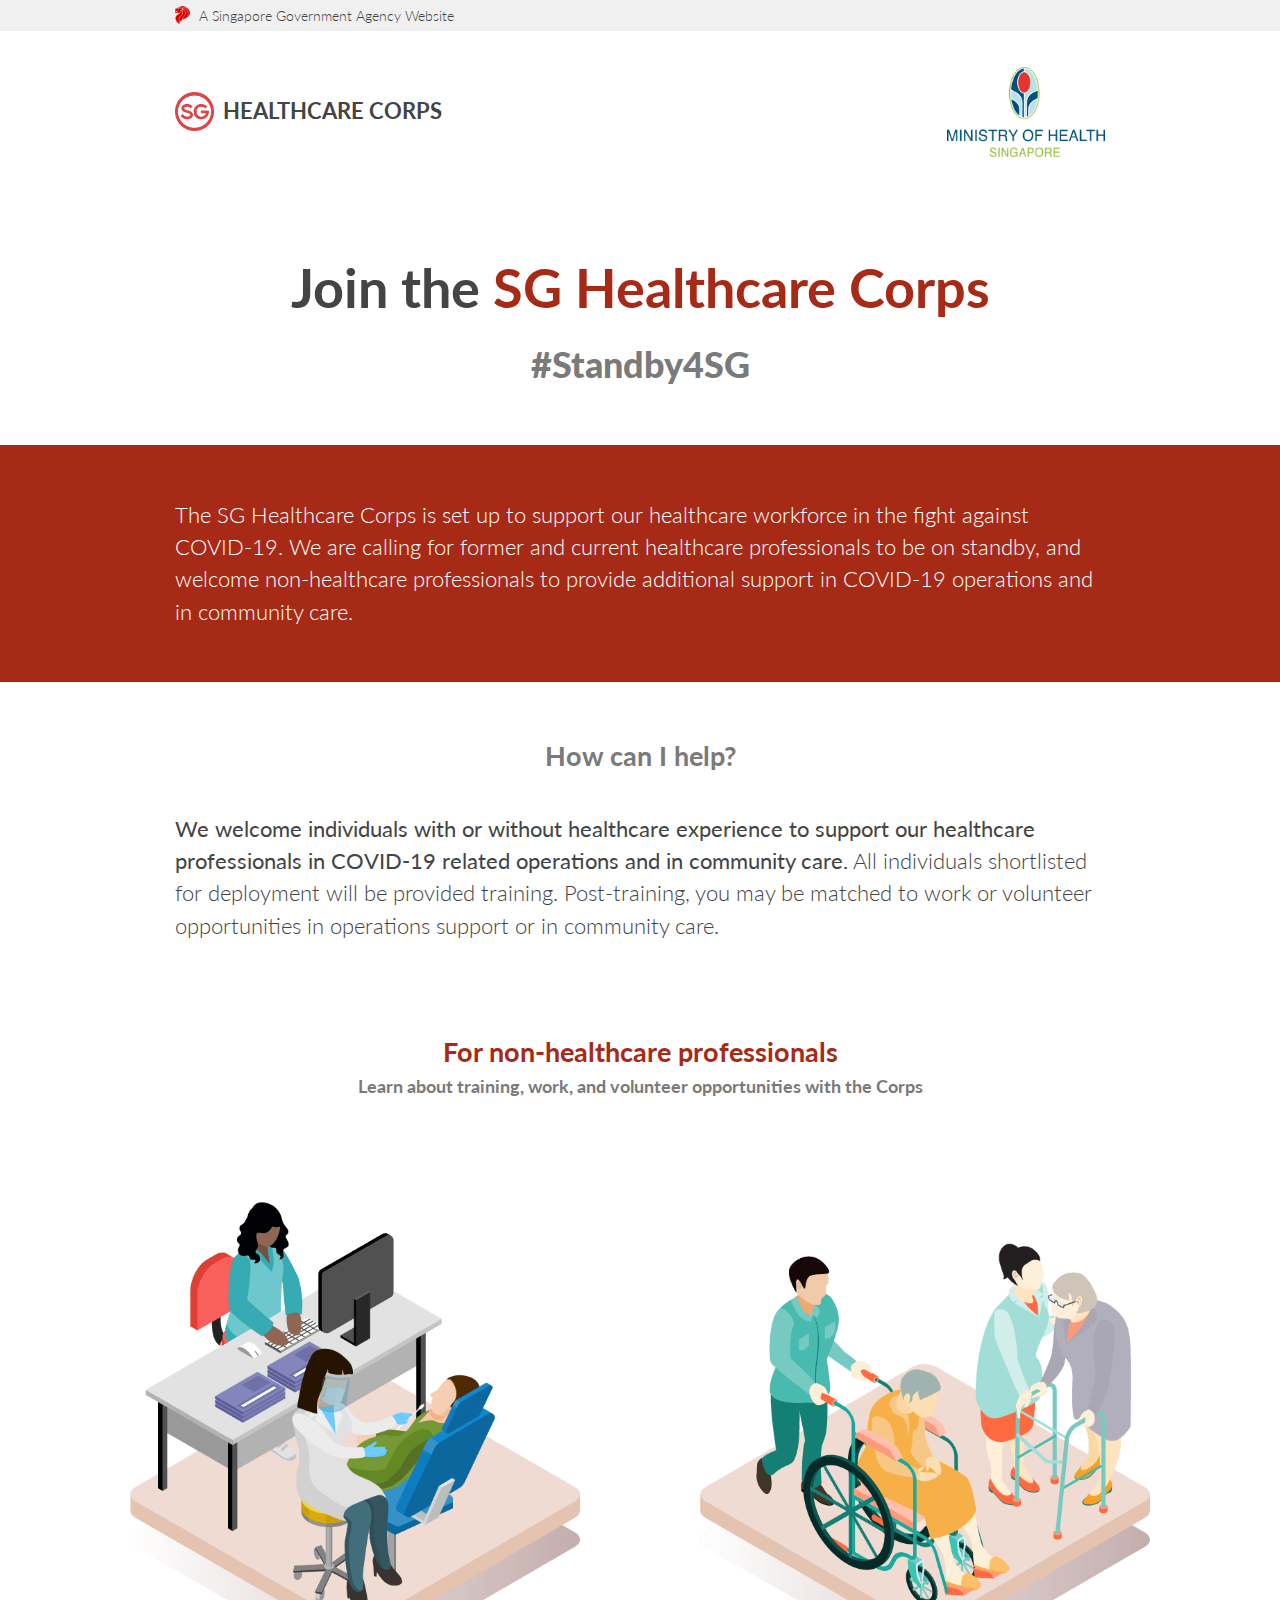
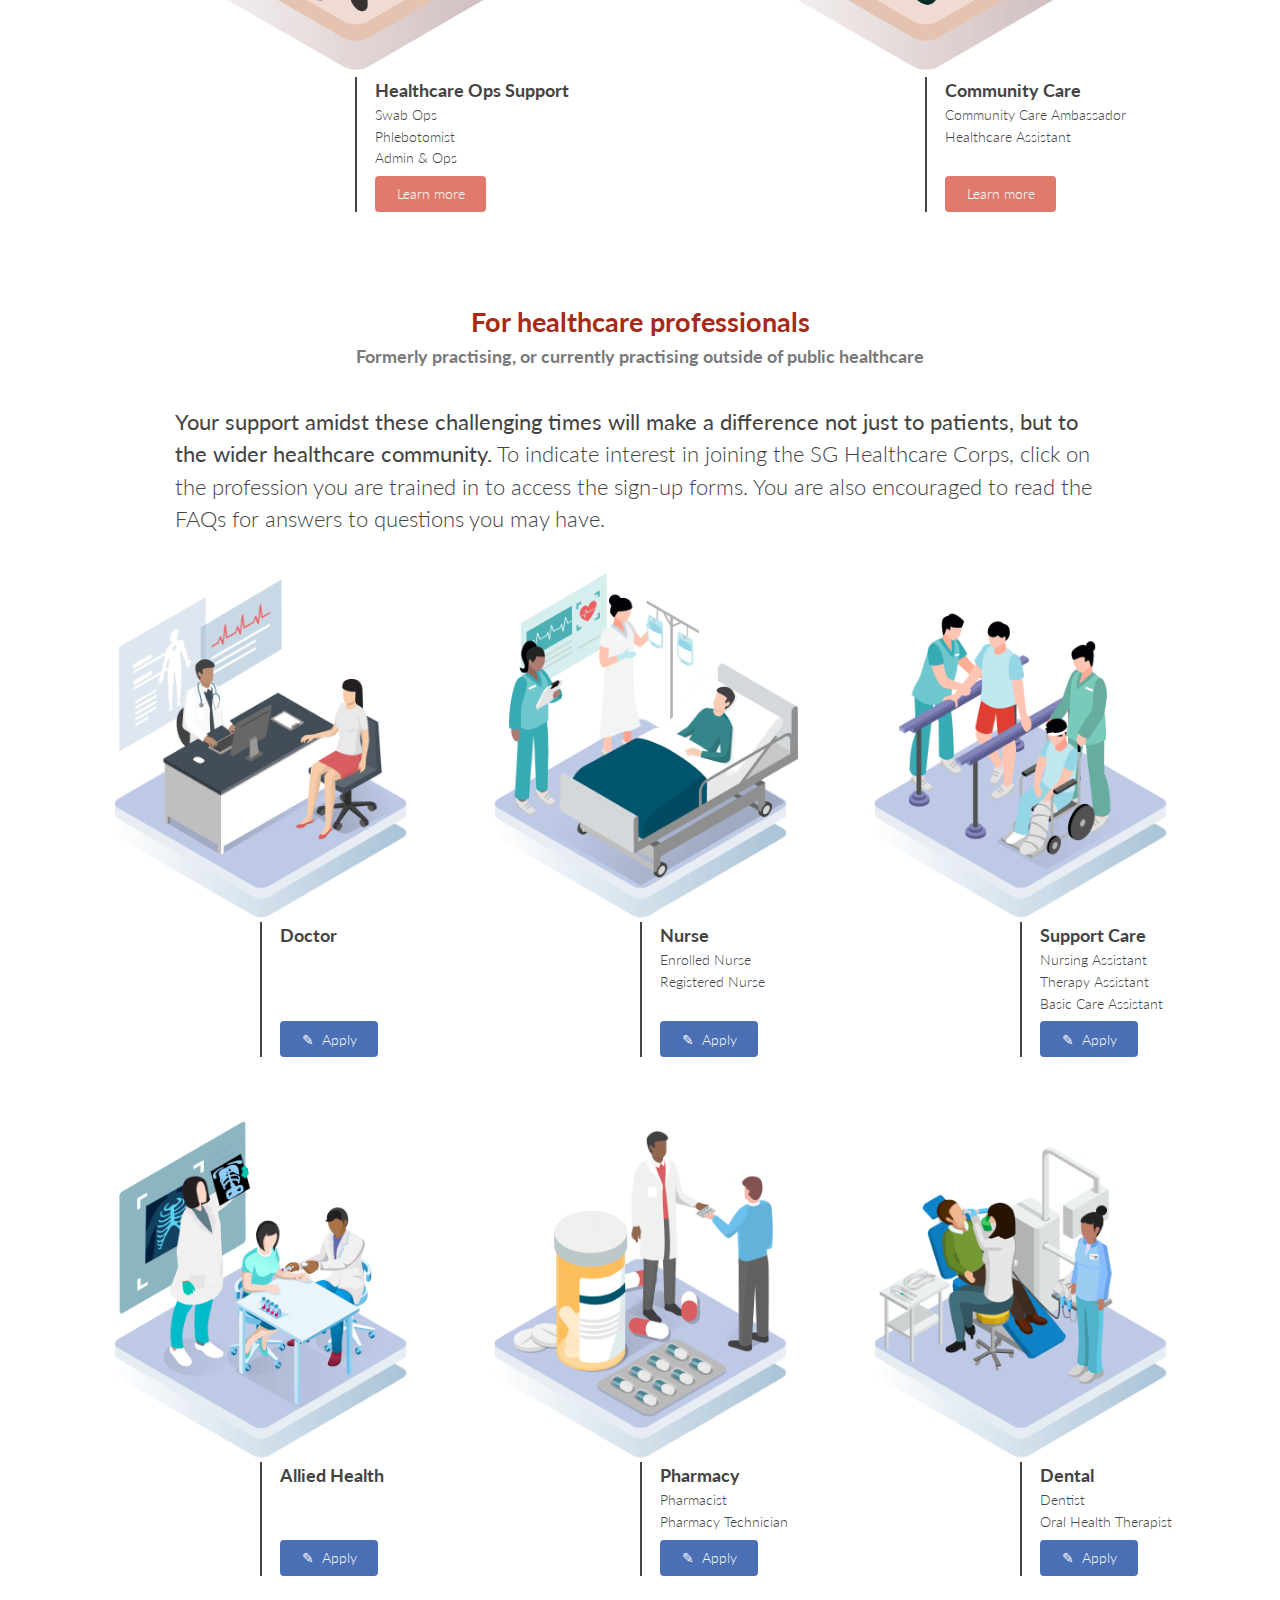
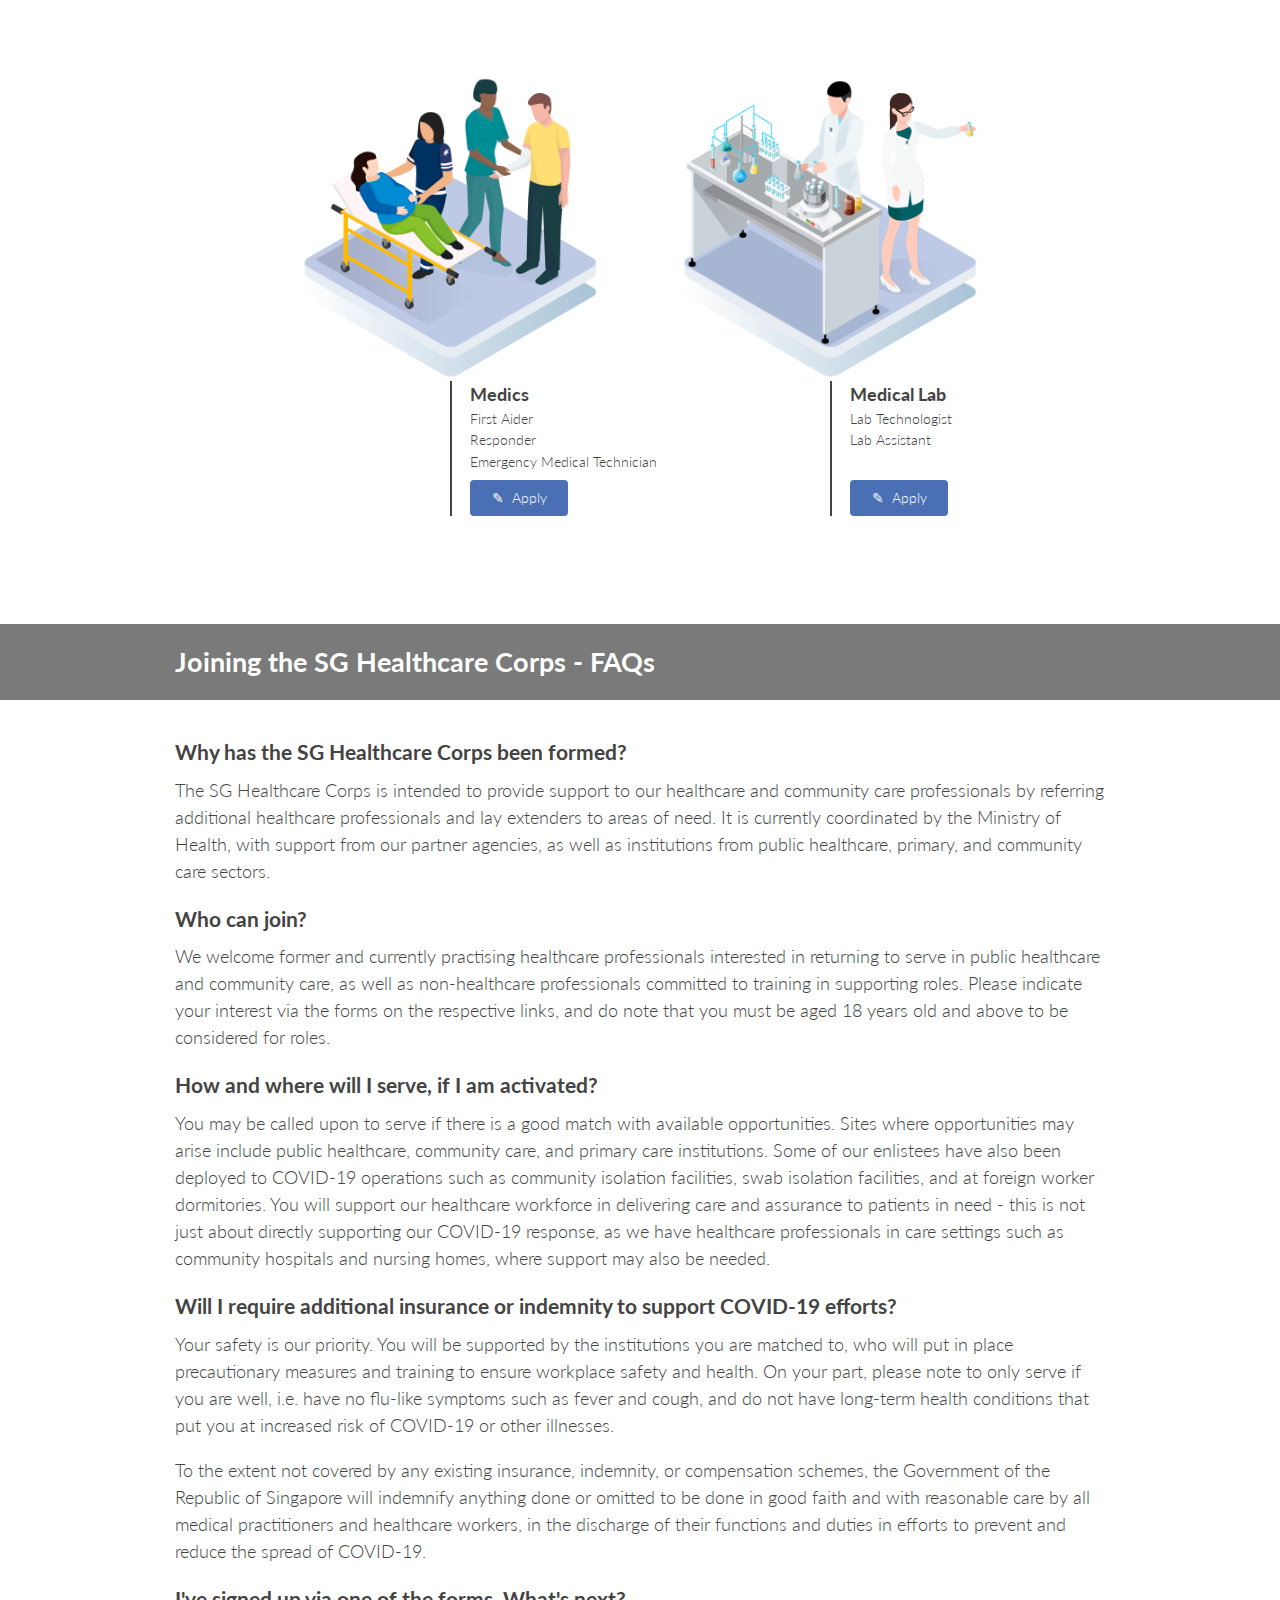
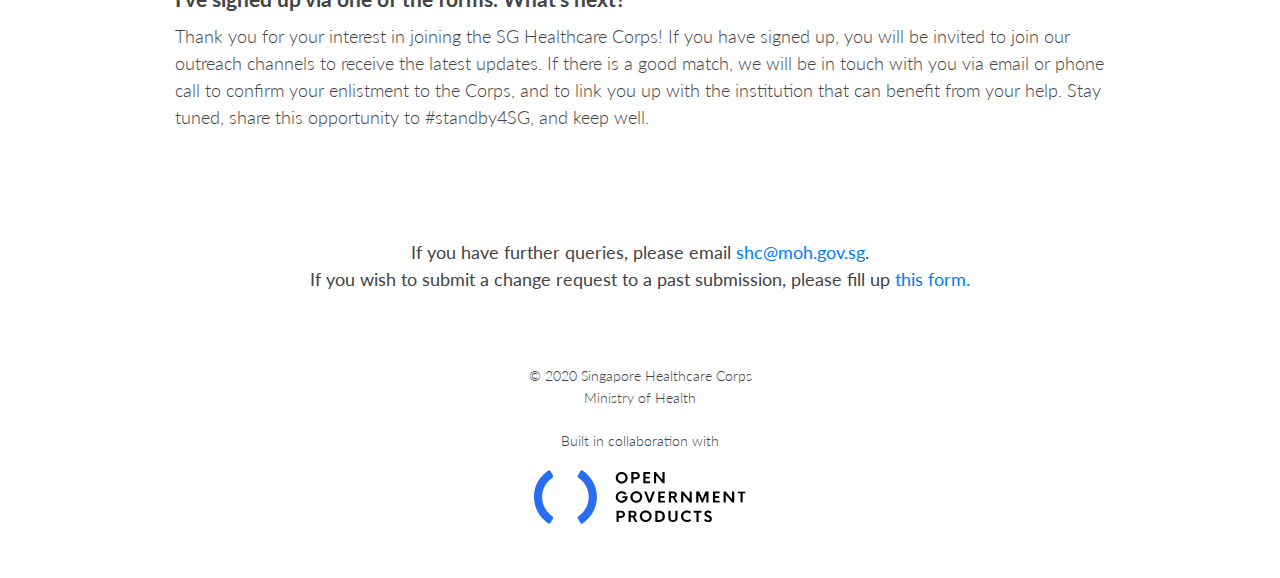
<file: index.html>
<!doctype html>
<html lang="en">
  <head>
    <title>Singapore Healthcare Corps</title>
    <meta name="description" content="Support our healthcare workforce in the fight against COVID-19. We are calling for former and current healthcare professionals to be on standby, ﻿and join us when we need additional support."/>
    <!-- meta tags -->
    <meta charset="utf-8">
    <meta name="viewport" content="width=device-width, initial-scale=1, shrink-to-fit=no">
    <!-- Google -->
    <meta itemprop="name" content="Singapore Healthcare Corps"/>
    <meta itemprop="description" content="Support our healthcare workforce in the fight against COVID-19. We are calling for former and current healthcare professionals to be on standby, ﻿and join us when we need additional support."/>
    <meta itemprop="image" content="https://healthcarecorps.gov.sg/thumbnail-flag.png"/>
    <!-- Twitter -->
    <meta name="twitter:card" content="summary"/>
    <meta name="twitter:site" content=""/>
    <meta name="twitter:title" content="Singapore Healthcare Corps"/>
    <meta name="twitter:description" content="Support our healthcare workforce in the fight against COVID-19. We are calling for former and current healthcare professionals to be on standby, ﻿and join us when we need additional support."/>
    <meta name="twitter:creator" content=""/>
    <meta name="twitter:image:src" content="https://healthcarecorps.gov.sg/thumbnail-square.png"/>
    <meta name="twitter:player" content=""/>
    <!-- Open Graph -->
    <meta property="og:title" content="Singapore Healthcare Corps"/>
    <meta property="og:description" content="Support our healthcare workforce in the fight against COVID-19. We are calling for former and current healthcare professionals to be on standby, ﻿and join us when we need additional support."/>
    <meta property="og:site_name" content="Singapore Healthcare Corps"/>
    <meta property="og:url" content="https://healthcarecorps.gov.sg/"/>
    <meta property="og:image" content="https://healthcarecorps.gov.sg/thumbnail-flag.png"/>
    <meta property="og:image:width" content="image/png"/>
    <meta property="og:image:width" content="2160"/>
    <meta property="og:image:height" content="1200"/>
    <meta property="fb:admins" content=""/>
    <meta property="fb:app_id" content=""/>
    <meta property="og:type" content="website"/>
    <meta property="og:locale" content=""/>
    <meta property="og:audio" content=""/>
    <meta property="og:video" content=""/>
    <!-- Icons -->
    <link rel="apple-touch-icon" sizes="180x180" href="/apple-touch-icon.png">
    <link rel="icon" type="image/png" sizes="32x32" href="/favicon-32x32.png">
    <link rel="icon" type="image/png" sizes="16x16" href="/favicon-16x16.png">
    <link rel="mask-icon" href="/safari-pinned-tab.svg" color="#a72a17">
    <meta name="msapplication-TileColor" content="#a72a17">
    <meta name="theme-color" content="#ffffff">
    <link rel="manifest" href="./manifest.json">
    <!-- CSS -->
    <link rel="stylesheet" type="text/css" href="./bootstrap-reboot.min.css">
    <link rel="stylesheet" type="text/css" href="./bootstrap-grid.min.css">
    <link rel="stylesheet" type="text/css" href="./index.css">
    <link href="https://fonts.googleapis.com/css?family=Lato:300,400,700,900&display=swap" rel="stylesheet">
    <!-- Global site tag (gtag.js) - Google Analytics -->
    <script async src="https://www.googletagmanager.com/gtag/js?id=UA-162766427-1"></script>
    <script>
      window.dataLayer = window.dataLayer || [];
      function gtag(){dataLayer.push(arguments);}
      gtag('js', new Date());

      gtag('config', 'UA-162766427-1');
    </script>
  </head>
  <body>

    <header class="masthead">
      <div class="container narrow">
        <a class="gov-brand" href="https://www.gov.sg">
          <img src="./gov-logo.png" alt="Singapore Government Lion Logo">
          <small>A Singapore Government Agency Website</small>
        </a>
      </div>
    </header>

    <header class="site-header">
      <div class="container narrow">
        <a class="site-brand" href="./">
          <img src="./site-logo.png" alt="Singapore SG Logo">
          Healthcare Corps
        </a>
        <a class="agency-brand" href="https://www.moh.gov.sg/">
          <img src="./moh-logo.png" alt="Ministry of Health Logo">
        </a>
      </div>
    </header>

    <section class="hero">
      <div class="container">
        <h1 class="headline">Join the <span class="headline-highlight">SG Healthcare Corps</span></h1>
        <div class="tagline">#Standby4SG</div>
      </div>
    </section>

    <section class="what-is-this">
      <div class="container narrow">
        The SG Healthcare Corps is set up to support our healthcare workforce in the fight against COVID-19. We are calling for former and current healthcare professionals to be on standby, and welcome non-healthcare professionals to provide additional support in COVID-19 operations and in community care.
      </div>
    </section>

    <section class="how-can-i-help">
      <div class="container narrow">
        <h2 class="section-title">How can I help?</h2>
        <p><strong>We welcome individuals with or without healthcare experience to support our healthcare professionals in COVID-19 related operations and in community care.</strong> All individuals shortlisted for deployment will be provided training. Post-training, you may be matched to work or volunteer opportunities in operations support or in community care.</p>
      </div>
      <div class="container">
        <h3 class="subsection-title">
          For non-healthcare professionals
          <div class="subsection-subtitle">
            Learn about training, work, and volunteer opportunities with the Corps
          </div>
        </h3>
        <div class="jobs-list row">
          <div class="job col-md">
            <img class="job-graphic" alt="A nurse standing by patient in hospital bed" src="./job-ops-support.png">
            <div class="job-description">
              <h3 class="job-title">Healthcare Ops Support</h3>
              Swab Ops<br/>
              Phlebotomist<br/>
              Admin &amp; Ops<br/>
              <a class="button secondary" href="./ops-support.html">
                Learn&nbsp;more
              </a>
            </div>
          </div>
          <div class="job col-md">
            <img class="job-graphic" alt="A radiographer reading a chest x-ray and a laboratory technician taking a blood sample" src="./job-community-care.png">
            <div class="job-description">
              <h3 class="job-title">Community Care</h3>
              Community Care Ambassador<br/>
              Healthcare Assistant<br/>
              <br class="d-none d-md-inline-block"/>
              <a class="button secondary" href="./community-care.html">
                Learn&nbsp;more
              </a>
            </div>
          </div>
        </div>
      </div>

      <div class="container narrow">
        <h3 class="subsection-title">
          For healthcare professionals
          <div class="subsection-subtitle">
            Formerly practising, or currently practising outside of public healthcare
          </div>
        </h3>
        <p><strong>Your support amidst these challenging times will make a difference not just to patients, but to the wider healthcare community.</strong> To indicate interest in joining the SG Healthcare Corps, click on the profession you are trained in to access the sign-up forms. You are also encouraged to read the FAQs for answers to questions you may have.</p>
      </div>
      <div class="container">

        <div class="jobs-list row justify-content-center">
          <div class="job col-md-4">
            <img class="job-graphic" alt="A doctor standing by patient in wheelchair" src="./job-doctor.png">
            <div class="job-description">
              <h3 class="job-title">Doctor</h3>
              <br class="d-none d-md-inline-block"/>
              <br class="d-none d-md-inline-block"/>
              <br class="d-none d-md-inline-block"/>
              <a class="button" href="https://go.gov.sg/shc-doctors">
                &#9998;&nbsp;&nbsp;Apply
              </a>
            </div>
          </div>
          <div class="job col-md-4">
            <img class="job-graphic" alt="A nurse standing by patient in hospital bed" src="./job-nurse.png">
            <div class="job-description">
              <h3 class="job-title">Nurse</h3>
              Enrolled Nurse<br/>
              Registered Nurse<br/>
              <br class="d-none d-md-inline-block"/>
              <a class="button" href="https://go.gov.sg/shc-nurses">
                &#9998;&nbsp;&nbsp;Apply
              </a>
            </div>
          </div>
          <div class="job col-md-4">
            <img class="job-graphic" alt="Support care staff talking with and assisting patients" src="./job-support-care.png">
            <div class="job-description">
              <h3 class="job-title">Support Care</h3>
              Nursing Assistant<br/>
              Therapy Assistant<br/>
              Basic Care Assistant<br/>
              <a class="button" href="https://go.gov.sg/shc-supportcare">
                &#9998;&nbsp;&nbsp;Apply
              </a>
            </div>
          </div>
        </div>
        <div class="jobs-list row justify-content-center">
          <div class="job col-md-4">
            <img class="job-graphic" alt="A radiographer reading a chest x-ray and a laboratory technician taking a blood sample" src="./job-allied-health.png">
            <div class="job-description">
              <h3 class="job-title">Allied Health</h3>
              <br class="d-none d-md-inline-block"/>
              <br class="d-none d-md-inline-block"/>
              <a class="button" href="https://go.gov.sg/shc-ahp">
                &#9998;&nbsp;&nbsp;Apply
              </a>
            </div>
          </div>
          <div class="job col-md-4">
            <img class="job-graphic" alt="A pharmacist passing a patient his prescription next to a pill bottle and a pack of capsules" src="./job-pharmacy.png">
            <div class="job-description">
              <h3 class="job-title">Pharmacy</h3>
              Pharmacist<br/>
              Pharmacy Technician<br/>
              <a class="button" href="https://go.gov.sg/shc-pharm">
                &#9998;&nbsp;&nbsp;Apply
              </a>
            </div>
          </div>
          <div class="job col-md-4">
            <img class="job-graphic" alt="A pharmacist passing a patient his prescription next to a pill bottle and a pack of capsules" src="./job-dental.png">
            <div class="job-description">
              <h3 class="job-title">Dental</h3>
              Dentist<br/>
              Oral Health Therapist<br/>
              <a class="button" href="https://go.gov.sg/shc-dental">
                &#9998;&nbsp;&nbsp;Apply
              </a>
            </div>
          </div>
        </div>
        <div class="jobs-list row justify-content-center">
          <div class="job col-md-4">
            <img class="job-graphic" alt="A pharmacist passing a patient his prescription next to a pill bottle and a pack of capsules" src="./job-medics.png">
            <div class="job-description">
              <h3 class="job-title">Medics</h3>
              First Aider<br/>
              Responder<br/>
              Emergency Medical Technician<br/>
              <a class="button" href="https://go.gov.sg/shc-medic">
                &#9998;&nbsp;&nbsp;Apply
              </a>
            </div>
          </div>
          <div class="job col-md-4">
            <img class="job-graphic" alt="A pharmacist passing a patient his prescription next to a pill bottle and a pack of capsules" src="./job-medical-lab.png">
            <div class="job-description">
              <h3 class="job-title">Medical Lab</h3>
              Lab Technologist<br/>
              Lab Assistant<br/>
              <br class="d-none d-md-inline-block"/>
              <a class="button" href="https://go.gov.sg/shc-labtech">
                &#9998;&nbsp;&nbsp;Apply
              </a>
            </div>
          </div>          
        </div>
      </div>
    </section>

    <section class="faq">
      <h2 class="section-title">
        <div class="container narrow">
          Joining the SG Healthcare Corps - FAQs
        </div>
      </h2>
      <div class="container narrow">
        <h3 class="question">Why has the SG Healthcare Corps been formed?</h3>
        <p>The SG Healthcare Corps is intended to provide support to our healthcare and community care professionals by referring additional healthcare professionals and lay extenders to areas of need. It is currently coordinated by the Ministry of Health, with support from our partner agencies, as well as institutions from public healthcare, primary, and community care sectors.</p>
        <h3 class="question">Who can join?</h3>
        <p>We welcome former and currently practising healthcare professionals interested in returning to serve in public healthcare and community care, as well as non-healthcare professionals committed to training in supporting roles. Please indicate your interest via the forms on the respective links, and do note that you must be aged 18 years old and above to be considered for roles.</p>
        <h3 class="question">How and where will I serve, if I am activated?</h3>
        <p>You may be called upon to serve if there is a good match with available opportunities. Sites where opportunities may arise include public healthcare, community care, and primary care institutions. Some of our enlistees have also been deployed to COVID-19 operations such as community isolation facilities, swab isolation facilities, and at foreign worker dormitories. You will support our healthcare workforce in delivering care and assurance to patients in need - this is not just about directly supporting our COVID-19 response, as we have healthcare professionals in care settings such as community hospitals and nursing homes, where support may also be needed.</p>
        <h3 class="question">Will I require additional insurance or indemnity to support COVID-19 efforts?</h3>
        <p>Your safety is our priority. You will be supported by the institutions you are matched to, who will put in place precautionary measures and training to ensure workplace safety and health. On your part, please note to only serve if you are well, i.e. have no flu-like symptoms such as fever and cough, and do not have long-term health conditions that put you at increased risk of COVID-19 or other illnesses.</p>
        <p>To the extent not covered by any existing insurance, indemnity, or compensation schemes, the Government of the Republic of Singapore will indemnify anything done or omitted to be done in good faith and with reasonable care by all medical practitioners and healthcare workers, in the discharge of their functions and duties in efforts to prevent and reduce the spread of COVID-19.</p>
        <h3 class="question">I've signed up via one of the forms. What's next?</h3>
        <p>Thank you for your interest in joining the SG Healthcare Corps! If you have signed up, you will be invited to join our outreach channels to receive the latest updates. If there is a good match, we will be in touch with you via email or phone call to confirm your enlistment to the Corps, and to link you up with the institution that can benefit from your help. Stay tuned, share this opportunity to #standby4SG, and keep well.</p>
      </div>
    </section>

    <footer class="site-footer">
      <div class="container">
        <div class="contact-info">
          <strong>
            If you have further queries, please email <a href="mailto:shc@moh.gov.sg">shc@moh.gov.sg</a>.<br>
            If you wish to submit a change request to a past submission, please fill up <a href="https://go.gov.sg/shc-change">this form.</a>
          </strong>
        </div>
        <div class="acknowledgements">
          &copy; 2020 Singapore Healthcare Corps<br/>
          ﻿Ministry of Health<br/>
          <br/>
          Built in collaboration with
          <a href="https://open.gov.sg">
            <img class="ogp-logo" alt="Logo for Open Government Products" src="./ogp-logo.svg">
          </a>
        </div>
      </div>
    </footer>

  </body>
</html>
</file>
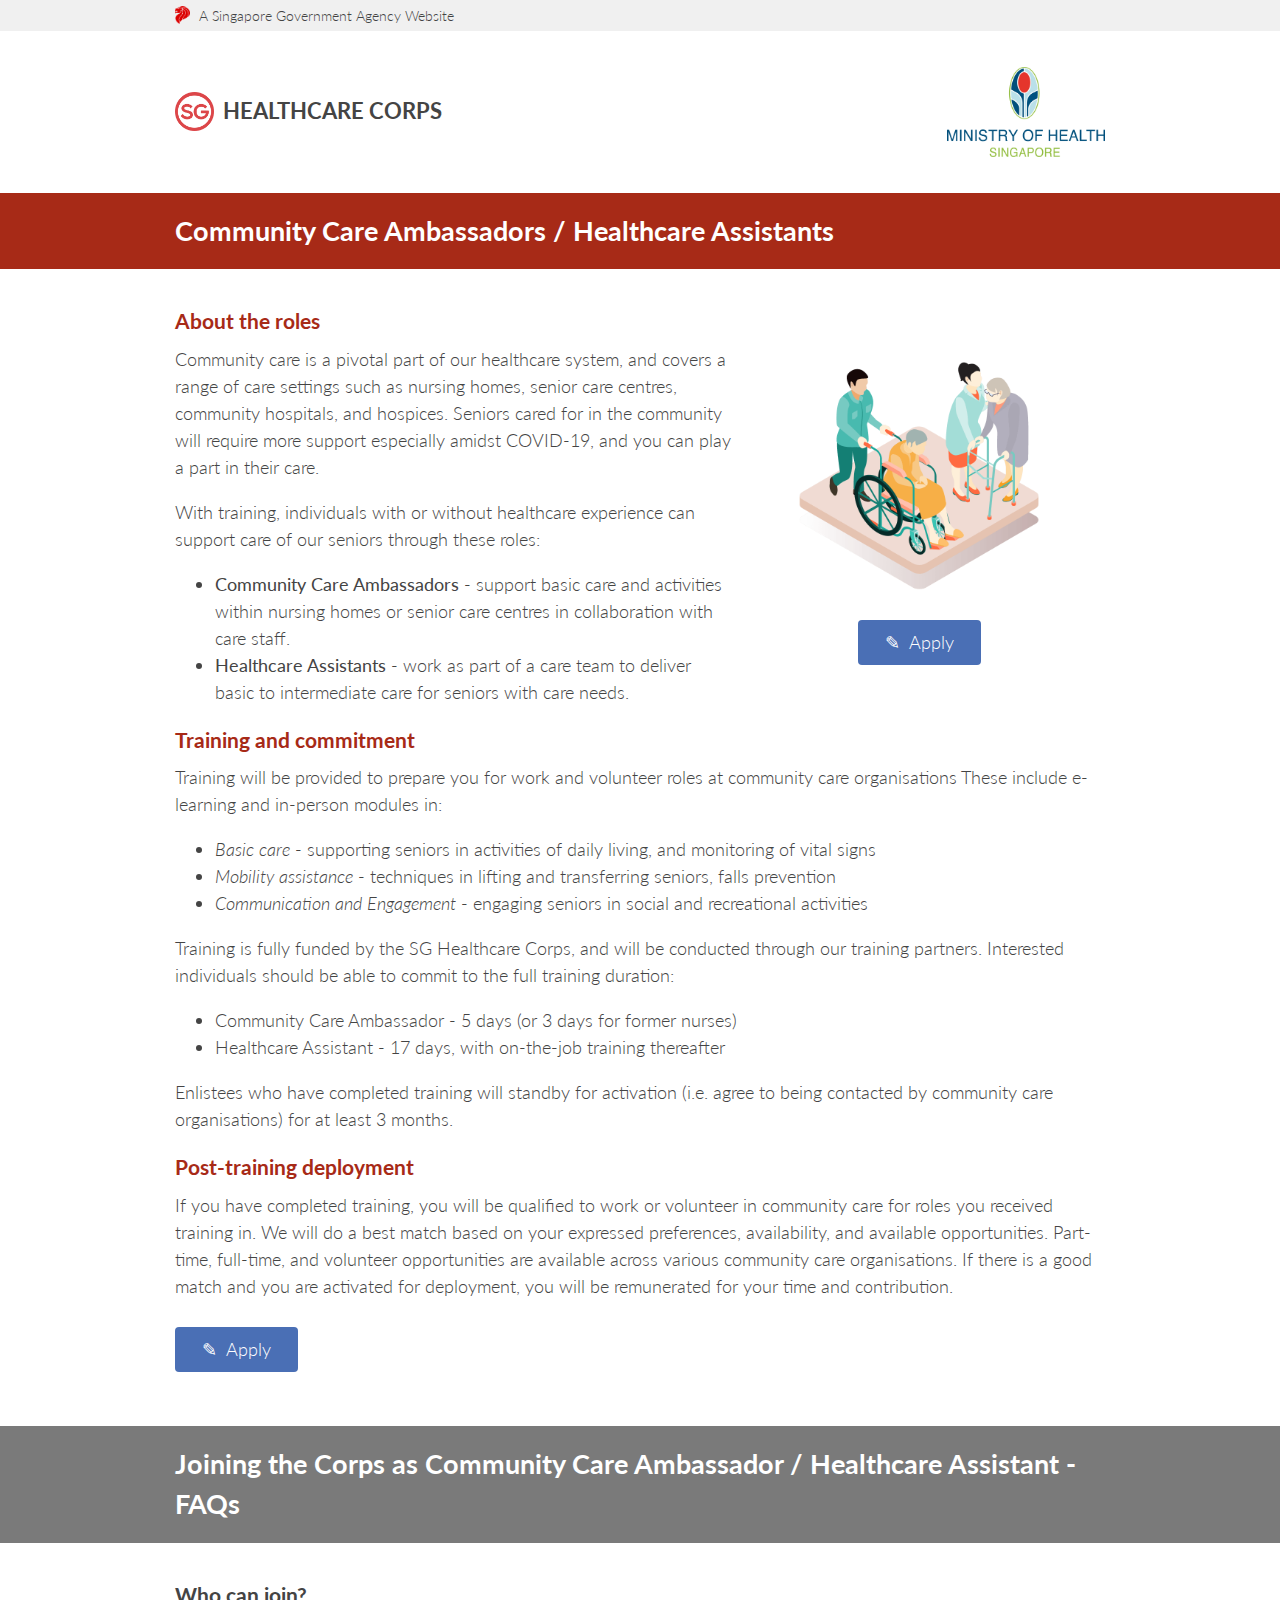
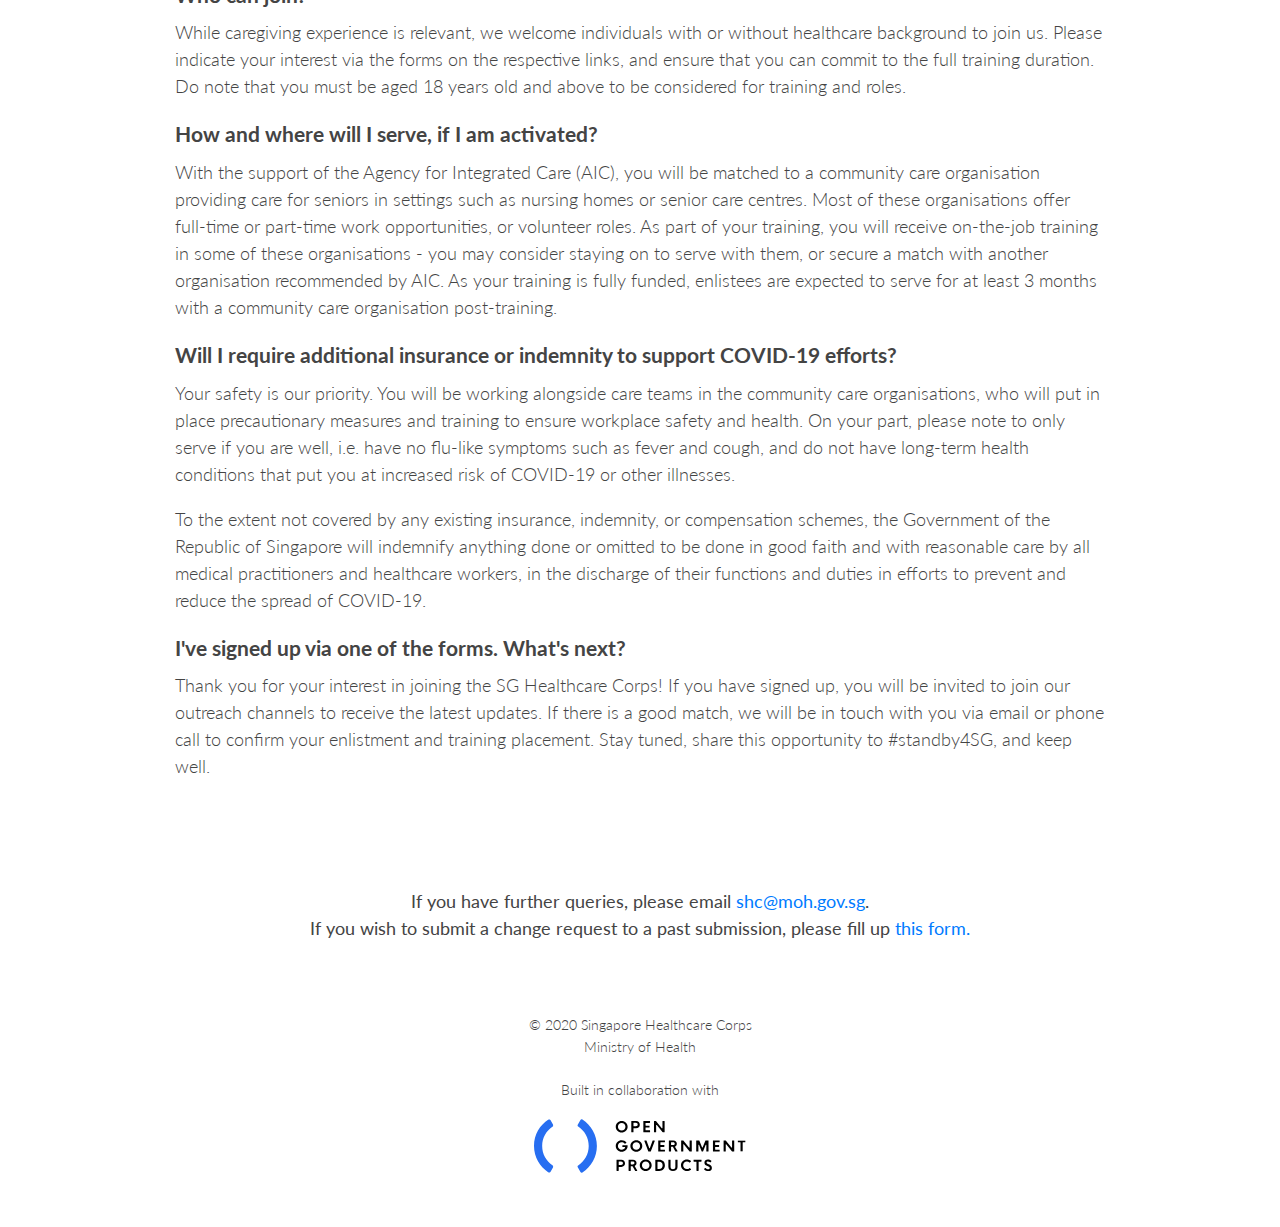
<file: community-care.html>
<!doctype html>
<html lang="en">
  <head>
    <title>Singapore Healthcare Corps</title>
    <meta name="description" content="Support our healthcare workforce in the fight against COVID-19. We are calling for former and current healthcare professionals to be on standby, ﻿and join us when we need additional support."/>
    <!-- meta tags -->
    <meta charset="utf-8">
    <meta name="viewport" content="width=device-width, initial-scale=1, shrink-to-fit=no">
    <!-- Google -->
    <meta itemprop="name" content="Singapore Healthcare Corps"/>
    <meta itemprop="description" content="Support our healthcare workforce in the fight against COVID-19. We are calling for former and current healthcare professionals to be on standby, ﻿and join us when we need additional support."/>
    <meta itemprop="image" content="https://healthcarecorps.gov.sg/thumbnail-flag.png"/>
    <!-- Twitter -->
    <meta name="twitter:card" content="summary"/>
    <meta name="twitter:site" content=""/>
    <meta name="twitter:title" content="Singapore Healthcare Corps"/>
    <meta name="twitter:description" content="Support our healthcare workforce in the fight against COVID-19. We are calling for former and current healthcare professionals to be on standby, ﻿and join us when we need additional support."/>
    <meta name="twitter:creator" content=""/>
    <meta name="twitter:image:src" content="https://healthcarecorps.gov.sg/thumbnail-square.png"/>
    <meta name="twitter:player" content=""/>
    <!-- Open Graph -->
    <meta property="og:title" content="Singapore Healthcare Corps"/>
    <meta property="og:description" content="Support our healthcare workforce in the fight against COVID-19. We are calling for former and current healthcare professionals to be on standby, ﻿and join us when we need additional support."/>
    <meta property="og:site_name" content="Singapore Healthcare Corps"/>
    <meta property="og:url" content="https://healthcarecorps.gov.sg/"/>
    <meta property="og:image" content="https://healthcarecorps.gov.sg/thumbnail-flag.png"/>
    <meta property="og:image:width" content="image/png"/>
    <meta property="og:image:width" content="2160"/>
    <meta property="og:image:height" content="1200"/>
    <meta property="fb:admins" content=""/>
    <meta property="fb:app_id" content=""/>
    <meta property="og:type" content="website"/>
    <meta property="og:locale" content=""/>
    <meta property="og:audio" content=""/>
    <meta property="og:video" content=""/>
    <!-- Icons -->
    <link rel="apple-touch-icon" sizes="57x57" href="./apple-icon-57x57.png">
    <link rel="apple-touch-icon" sizes="60x60" href="./apple-icon-60x60.png">
    <link rel="apple-touch-icon" sizes="72x72" href="./apple-icon-72x72.png">
    <link rel="apple-touch-icon" sizes="76x76" href="./apple-icon-76x76.png">
    <link rel="apple-touch-icon" sizes="114x114" href="./apple-icon-114x114.png">
    <link rel="apple-touch-icon" sizes="120x120" href="./apple-icon-120x120.png">
    <link rel="apple-touch-icon" sizes="144x144" href="./apple-icon-144x144.png">
    <link rel="apple-touch-icon" sizes="152x152" href="./apple-icon-152x152.png">
    <link rel="apple-touch-icon" sizes="180x180" href="./apple-icon-180x180.png">
    <link rel="icon" type="image/png" sizes="192x192"  href="./android-icon-192x192.png">
    <link rel="icon" type="image/png" sizes="32x32" href="./favicon-32x32.png">
    <link rel="icon" type="image/png" sizes="96x96" href="./favicon-96x96.png">
    <link rel="icon" type="image/png" sizes="16x16" href="./favicon-16x16.png">
    <link rel="manifest" href="./manifest.json">
    <meta name="msapplication-TileColor" content="#ffffff">
    <meta name="msapplication-TileImage" content="./ms-icon-144x144.png">
    <meta name="theme-color" content="#ffffff">
    <!-- CSS -->
    <link rel="stylesheet" type="text/css" href="./bootstrap-reboot.min.css">
    <link rel="stylesheet" type="text/css" href="./bootstrap-grid.min.css">
    <link rel="stylesheet" type="text/css" href="./index.css">
    <link rel="stylesheet" type="text/css" href="./subpage.css">
    <link href="https://fonts.googleapis.com/css?family=Lato:300,400,700,900&display=swap" rel="stylesheet">
    <!-- Global site tag (gtag.js) - Google Analytics -->
    <script async src="https://www.googletagmanager.com/gtag/js?id=UA-162766427-1"></script>
    <script>
      window.dataLayer = window.dataLayer || [];
      function gtag(){dataLayer.push(arguments);}
      gtag('js', new Date());

      gtag('config', 'UA-162766427-1');
    </script>
  </head>
  <body>

    <header class="masthead">
      <div class="container narrow">
        <a class="gov-brand" href="https://www.gov.sg">
          <img src="./gov-logo.png" alt="Singapore Government Lion Logo">
          <small>A Singapore Government Agency Website</small>
        </a>
      </div>
    </header>

    <header class="site-header">
      <div class="container narrow">
        <a class="site-brand" href="./">
          <img src="./site-logo.png" alt="Singapore SG Logo">
          Healthcare Corps
        </a>
        <a class="agency-brand" href="https://www.moh.gov.sg/">
          <img src="./moh-logo.png" alt="Ministry of Health Logo">
        </a>
      </div>
    </header>

    <section class="subpage">
      <h2 class="section-title">
        <div class="container narrow">
          Community Care Ambassadors / Healthcare Assistants
        </div>
      </h2>
      <div class="container narrow">
        

        <div class="job-float">
          <img class="job-graphic" alt="A nurse standing by patient in hospital bed" src="./job-community-care.png">
          <a class="button" href="https://go.gov.sg/shc-commcare">
            &#9998;&nbsp;&nbsp;Apply
          </a>
        </div>

        <h3>About the roles</h3>
        <p>Community care is a pivotal part of our healthcare system, and covers a range of care settings such as nursing homes, senior care centres, community hospitals, and hospices. Seniors cared for in the community will require more support especially amidst COVID-19, and you can play a part in their care.</p>
        <p>With training, individuals with or without healthcare experience can support care of our seniors through these roles:</p>
        <ul>
          <li><strong>Community Care Ambassadors</strong> - support basic care and activities within nursing homes or senior care centres in collaboration with care staff.</li>
          <li><strong>Healthcare Assistants</strong> - work as part of a care team to deliver basic to intermediate care for seniors with care needs.</li>
        </ul>

        
 

        <h3>Training and commitment</h3>
        <p>Training will be provided to prepare you for work and volunteer roles at community care organisations These include e-learning and in-person modules in:</p>
        <ul>
          <li><em>Basic care</em> - supporting seniors in activities of daily living, and monitoring of vital signs</li>
          <li><em>Mobility assistance</em> - techniques in lifting and transferring seniors, falls prevention</li>
          <li><em>Communication and Engagement</em> - engaging seniors in social and recreational activities</li>
        </ul>
        <p>Training is fully funded by the SG Healthcare Corps, and will be conducted through our training partners. Interested individuals should be able to commit to the full training duration:</p>
        <ul>
          <li>Community Care Ambassador - 5 days (or 3 days for former nurses)</li>
          <li>Healthcare Assistant - 17 days, with on-the-job training thereafter</li>
        </ul>
        <p>Enlistees who have completed training will standby for activation (i.e. agree to being contacted by community care organisations) for at least 3 months.</p>


        <h3>Post-training deployment</h3>
        <p>If you have completed training, you will be qualified to work or volunteer in community care for roles you received training in. We will do a best match based on your expressed preferences, availability, and available opportunities. Part-time, full-time, and volunteer opportunities are available across various community care organisations. If there is a good match and you are activated for deployment, you will be remunerated for your time and contribution.</p>

        <a class="button" href="https://go.gov.sg/shc-commcare">
          &#9998;&nbsp;&nbsp;Apply
        </a>
      
      </div>
    </section>


    <section class="faq">
      <h2 class="section-title">
        <div class="container narrow">
          Joining the Corps as Community Care Ambassador / Healthcare Assistant - FAQs
        </div>
      </h2>
      <div class="container narrow">
        <h3 class="question">Who can join?</h3>
        <p>While caregiving experience is relevant, we welcome individuals with or without healthcare background to join us. Please indicate your interest via the forms on the respective links, and ensure that you can commit to the full training duration. Do note that you must be aged 18 years old and above to be considered for training and roles.</p>
        <h3 class="question">How and where will I serve, if I am activated?</h3>
        <p>With the support of the Agency for Integrated Care (AIC), you will be matched to a community care organisation providing care for seniors in settings such as nursing homes or senior care centres. Most of these organisations offer full-time or part-time work opportunities, or volunteer roles. As part of your training, you will receive on-the-job training in some of these organisations - you may consider staying on to serve with them, or secure a match with another organisation recommended by AIC. As your training is fully funded, enlistees are expected to serve for at least 3 months with a community care organisation post-training.</p>
        <h3 class="question">Will I require additional insurance or indemnity to support COVID-19 efforts?</h3>
        <p>Your safety is our priority. You will be working alongside care teams in the community care organisations, who will put in place precautionary measures and training to ensure workplace safety and health. On your part, please note to only serve if you are well, i.e. have no flu-like symptoms such as fever and cough, and do not have long-term health conditions that put you at increased risk of COVID-19 or other illnesses.</p>
        <p>To the extent not covered by any existing insurance, indemnity, or compensation schemes, the Government of the Republic of Singapore will indemnify anything done or omitted to be done in good faith and with reasonable care by all medical practitioners and healthcare workers, in the discharge of their functions and duties in efforts to prevent and reduce the spread of COVID-19.</p>
        <h3 class="question">I've signed up via one of the forms. What's next?</h3>
        <p>Thank you for your interest in joining the SG Healthcare Corps! If you have signed up, you will be invited to join our outreach channels to receive the latest updates. If there is a good match, we will be in touch with you via email or phone call to confirm your enlistment and training placement. Stay tuned, share this opportunity to #standby4SG, and keep well.</p>
      </div>
    </section>

    <footer class="site-footer">
      <div class="container">
        <div class="contact-info">
          <strong>
            If you have further queries, please email <a href="mailto:shc@moh.gov.sg">shc@moh.gov.sg</a>.<br>
            If you wish to submit a change request to a past submission, please fill up <a href="https://go.gov.sg/shc-change">this form.</a>
          </strong>
        </div>
        <div class="acknowledgements">
          &copy; 2020 Singapore Healthcare Corps<br/>
          ﻿Ministry of Health<br/>
          <br/>
          Built in collaboration with
          <a href="https://open.gov.sg">
            <img class="ogp-logo" alt="Logo for Open Government Products" src="./ogp-logo.svg">
          </a>
        </div>
      </div>
    </footer>

  </body>
</html>
</file>
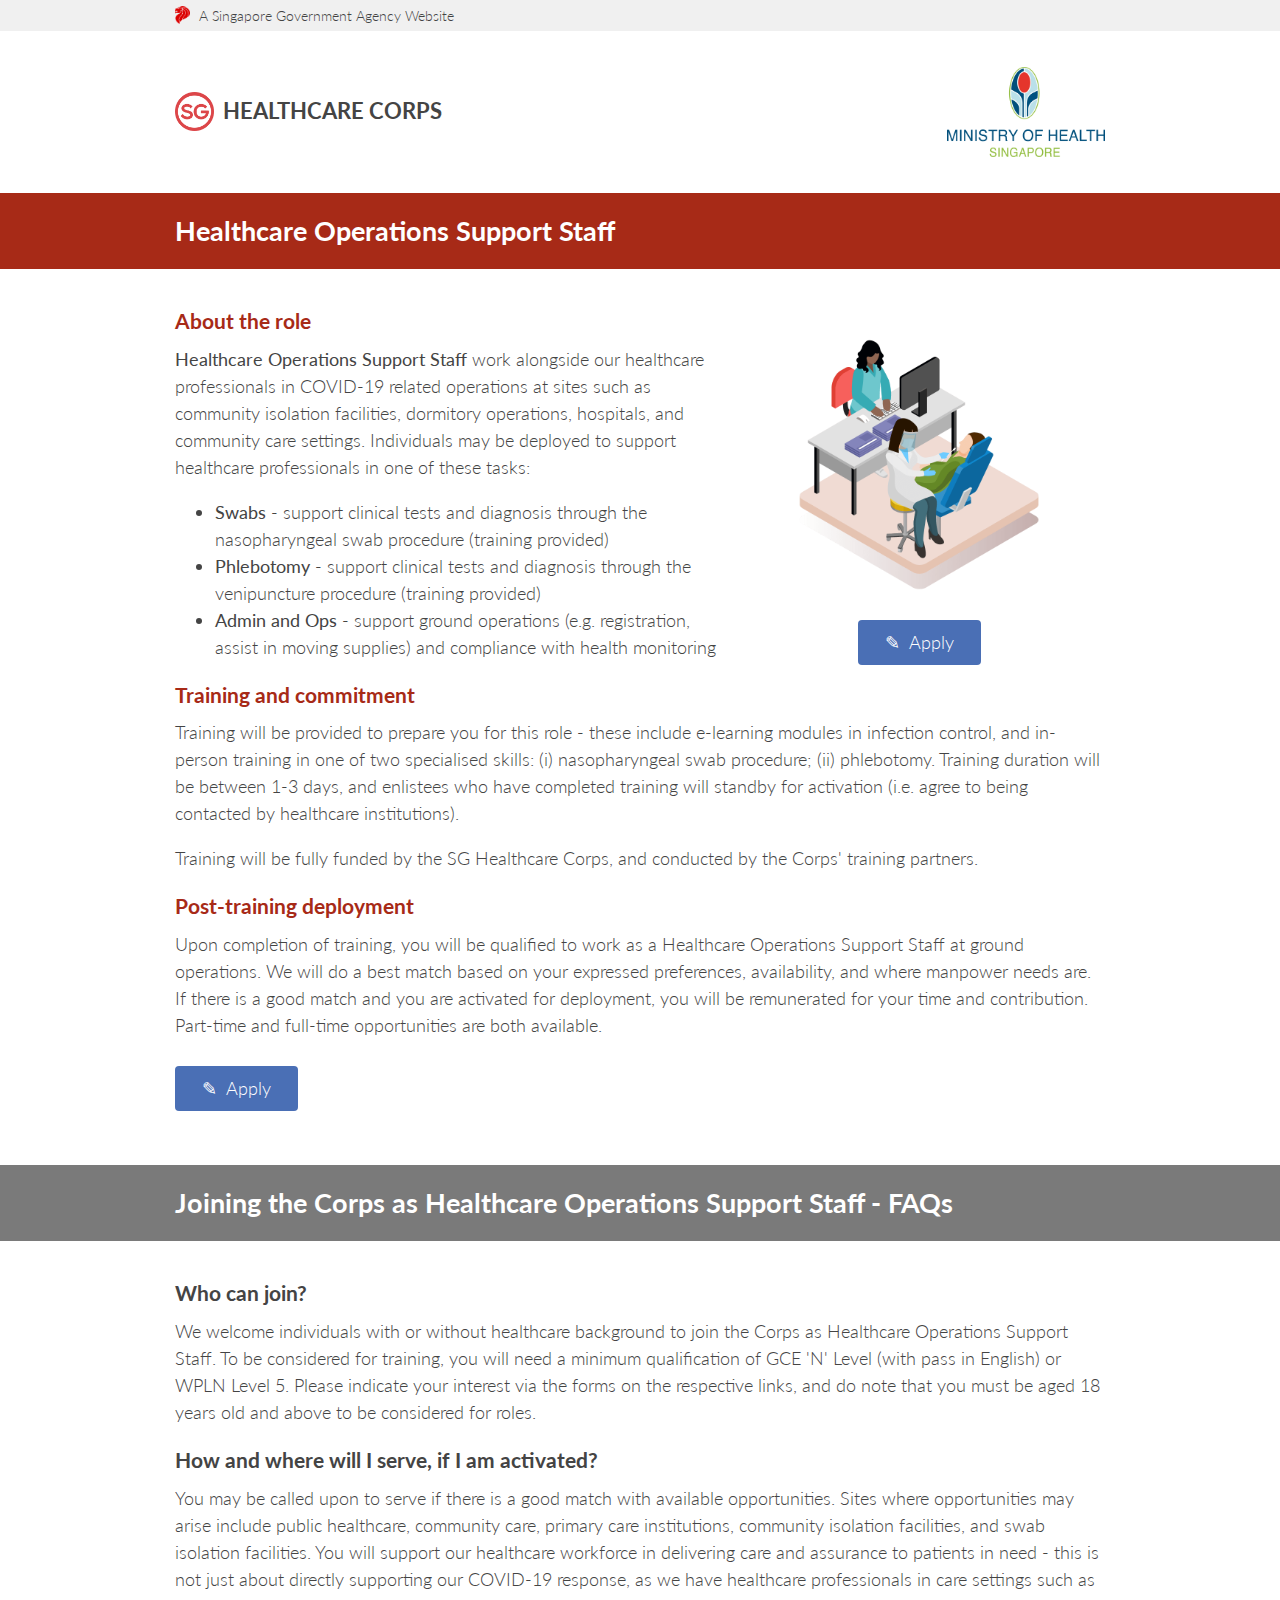
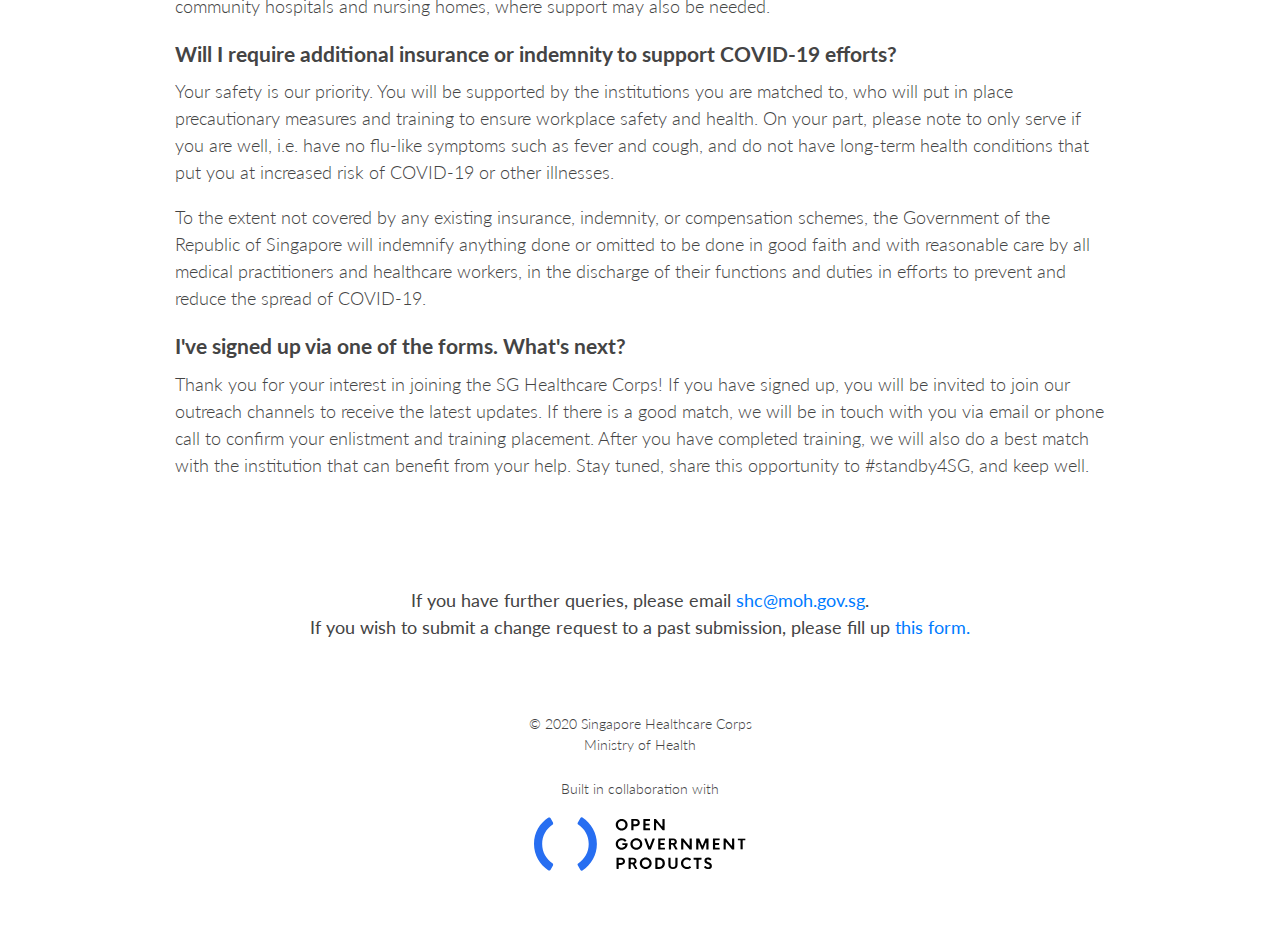
<file: ops-support.html>
<!doctype html>
<html lang="en">
  <head>
    <title>Singapore Healthcare Corps</title>
    <meta name="description" content="Support our healthcare workforce in the fight against COVID-19. We are calling for former and current healthcare professionals to be on standby, ﻿and join us when we need additional support."/>
    <!-- meta tags -->
    <meta charset="utf-8">
    <meta name="viewport" content="width=device-width, initial-scale=1, shrink-to-fit=no">
    <!-- Google -->
    <meta itemprop="name" content="Singapore Healthcare Corps"/>
    <meta itemprop="description" content="Support our healthcare workforce in the fight against COVID-19. We are calling for former and current healthcare professionals to be on standby, ﻿and join us when we need additional support."/>
    <meta itemprop="image" content="https://healthcarecorps.gov.sg/thumbnail-flag.png"/>
    <!-- Twitter -->
    <meta name="twitter:card" content="summary"/>
    <meta name="twitter:site" content=""/>
    <meta name="twitter:title" content="Singapore Healthcare Corps"/>
    <meta name="twitter:description" content="Support our healthcare workforce in the fight against COVID-19. We are calling for former and current healthcare professionals to be on standby, ﻿and join us when we need additional support."/>
    <meta name="twitter:creator" content=""/>
    <meta name="twitter:image:src" content="https://healthcarecorps.gov.sg/thumbnail-square.png"/>
    <meta name="twitter:player" content=""/>
    <!-- Open Graph -->
    <meta property="og:title" content="Singapore Healthcare Corps"/>
    <meta property="og:description" content="Support our healthcare workforce in the fight against COVID-19. We are calling for former and current healthcare professionals to be on standby, ﻿and join us when we need additional support."/>
    <meta property="og:site_name" content="Singapore Healthcare Corps"/>
    <meta property="og:url" content="https://healthcarecorps.gov.sg/"/>
    <meta property="og:image" content="https://healthcarecorps.gov.sg/thumbnail-flag.png"/>
    <meta property="og:image:width" content="image/png"/>
    <meta property="og:image:width" content="2160"/>
    <meta property="og:image:height" content="1200"/>
    <meta property="fb:admins" content=""/>
    <meta property="fb:app_id" content=""/>
    <meta property="og:type" content="website"/>
    <meta property="og:locale" content=""/>
    <meta property="og:audio" content=""/>
    <meta property="og:video" content=""/>
    <!-- Icons -->
    <link rel="apple-touch-icon" sizes="57x57" href="./apple-icon-57x57.png">
    <link rel="apple-touch-icon" sizes="60x60" href="./apple-icon-60x60.png">
    <link rel="apple-touch-icon" sizes="72x72" href="./apple-icon-72x72.png">
    <link rel="apple-touch-icon" sizes="76x76" href="./apple-icon-76x76.png">
    <link rel="apple-touch-icon" sizes="114x114" href="./apple-icon-114x114.png">
    <link rel="apple-touch-icon" sizes="120x120" href="./apple-icon-120x120.png">
    <link rel="apple-touch-icon" sizes="144x144" href="./apple-icon-144x144.png">
    <link rel="apple-touch-icon" sizes="152x152" href="./apple-icon-152x152.png">
    <link rel="apple-touch-icon" sizes="180x180" href="./apple-icon-180x180.png">
    <link rel="icon" type="image/png" sizes="192x192"  href="./android-icon-192x192.png">
    <link rel="icon" type="image/png" sizes="32x32" href="./favicon-32x32.png">
    <link rel="icon" type="image/png" sizes="96x96" href="./favicon-96x96.png">
    <link rel="icon" type="image/png" sizes="16x16" href="./favicon-16x16.png">
    <link rel="manifest" href="./manifest.json">
    <meta name="msapplication-TileColor" content="#ffffff">
    <meta name="msapplication-TileImage" content="./ms-icon-144x144.png">
    <meta name="theme-color" content="#ffffff">
    <!-- CSS -->
    <link rel="stylesheet" type="text/css" href="./bootstrap-reboot.min.css">
    <link rel="stylesheet" type="text/css" href="./bootstrap-grid.min.css">
    <link rel="stylesheet" type="text/css" href="./index.css">
    <link rel="stylesheet" type="text/css" href="./subpage.css">
    <link href="https://fonts.googleapis.com/css?family=Lato:300,400,700,900&display=swap" rel="stylesheet">
    <!-- Global site tag (gtag.js) - Google Analytics -->
    <script async src="https://www.googletagmanager.com/gtag/js?id=UA-162766427-1"></script>
    <script>
      window.dataLayer = window.dataLayer || [];
      function gtag(){dataLayer.push(arguments);}
      gtag('js', new Date());

      gtag('config', 'UA-162766427-1');
    </script>
  </head>
  <body>

    <header class="masthead">
      <div class="container narrow">
        <a class="gov-brand" href="https://www.gov.sg">
          <img src="./gov-logo.png" alt="Singapore Government Lion Logo">
          <small>A Singapore Government Agency Website</small>
        </a>
      </div>
    </header>

    <header class="site-header">
      <div class="container narrow">
        <a class="site-brand" href="./">
          <img src="./site-logo.png" alt="Singapore SG Logo">
          Healthcare Corps
        </a>
        <a class="agency-brand" href="https://www.moh.gov.sg/">
          <img src="./moh-logo.png" alt="Ministry of Health Logo">
        </a>
      </div>
    </header>

    <section class="subpage">
      <h2 class="section-title">
        <div class="container narrow">
          Healthcare Operations Support Staff
        </div>
      </h2>
      <div class="container narrow">
        

        <div class="job-float">
          <img class="job-graphic" alt="A nurse standing by patient in hospital bed" src="./job-ops-support.png">
          <a class="button" href="https://go.gov.sg/shc-hoss">
            &#9998;&nbsp;&nbsp;Apply
          </a>
        </div>

        <h3>About the role</h3>
        <p><strong>Healthcare Operations Support Staff</strong> work alongside our healthcare professionals in COVID-19 related operations at sites such as community isolation facilities, dormitory operations, hospitals, and community care settings. Individuals may be deployed to support healthcare professionals in one of these tasks:</p>
        <ul>
          <li><strong>Swabs</strong> - support clinical tests and diagnosis through the nasopharyngeal swab procedure (training provided) </li>
          <li><strong>Phlebotomy</strong> - support clinical tests and diagnosis through the venipuncture procedure (training provided)</li>
          <li><strong>Admin and Ops</strong> - support ground operations (e.g. registration, assist in moving supplies) and compliance with health monitoring</li>
        </ul>

        <h3>Training and commitment</h3>

        <p>Training will be provided to prepare you for this role - these include e-learning modules in infection control, and in-person training in one of two specialised skills: (i) nasopharyngeal swab procedure; (ii) phlebotomy. Training duration will be between 1-3 days, and enlistees who have completed training will standby for activation (i.e. agree to being contacted by healthcare institutions).</p>
        <p>Training will be fully funded by the SG Healthcare Corps, and conducted by the Corps' training partners.</p>

        <h3>Post-training deployment</h3>
        <p>Upon completion of training, you will be qualified to work as a Healthcare Operations Support Staff at ground operations. We will do a best match based on your expressed preferences, availability, and where manpower needs are. If there is a good match and you are activated for deployment, you will be remunerated for your time and contribution. Part-time and full-time opportunities are both available.</p>

        <a class="button" href="https://go.gov.sg/shc-hoss">
          &#9998;&nbsp;&nbsp;Apply
        </a>
        
      </div>
    </section>


    <section class="faq">
      <h2 class="section-title">
        <div class="container narrow">
          Joining the Corps as Healthcare Operations Support Staff - FAQs
        </div>
      </h2>
      <div class="container narrow">
        <h3 class="question">Who can join?</h3>
        <p>We welcome individuals with or without healthcare background to join the Corps as Healthcare Operations Support Staff. To be considered for training, you will need a minimum qualification of GCE 'N' Level (with pass in English) or WPLN Level 5. Please indicate your interest via the forms on the respective links, and do note that you must be aged 18 years old and above to be considered for roles.</p>
        <h3 class="question">How and where will I serve, if I am activated?</h3>
        <p>You may be called upon to serve if there is a good match with available opportunities. Sites where opportunities may arise include public healthcare, community care,  primary care institutions, community isolation facilities, and swab isolation facilities. You will support our healthcare workforce in delivering care and assurance to patients in need - this is not just about directly supporting our COVID-19 response, as we have healthcare professionals in care settings such as community hospitals and nursing homes, where support may also be needed.</p>
        <h3 class="question">Will I require additional insurance or indemnity to support COVID-19 efforts?</h3>
        <p>Your safety is our priority. You will be supported by the institutions you are matched to, who will put in place precautionary measures and training to ensure workplace safety and health. On your part, please note to only serve if you are well, i.e. have no flu-like symptoms such as fever and cough, and do not have long-term health conditions that put you at increased risk of COVID-19 or other illnesses.</p>
        <p>To the extent not covered by any existing insurance, indemnity, or compensation schemes, the Government of the Republic of Singapore will indemnify anything done or omitted to be done in good faith and with reasonable care by all medical practitioners and healthcare workers, in the discharge of their functions and duties in efforts to prevent and reduce the spread of COVID-19.</p>
        <h3 class="question">I've signed up via one of the forms. What's next?</h3>
        <p>Thank you for your interest in joining the SG Healthcare Corps! If you have signed up, you will be invited to join our outreach channels to receive the latest updates. If there is a good match, we will be in touch with you via email or phone call to confirm your enlistment and training placement. After you have completed training, we will also do a best match with the institution that can benefit from your help. Stay tuned, share this opportunity to #standby4SG, and keep well.</p>
      </div>
    </section>

    <footer class="site-footer">
      <div class="container">
        <div class="contact-info">
          <strong>
            If you have further queries, please email <a href="mailto:shc@moh.gov.sg">shc@moh.gov.sg</a>.<br>
            If you wish to submit a change request to a past submission, please fill up <a href="https://go.gov.sg/shc-change">this form.</a>
          </strong>
        </div>
        <div class="acknowledgements">
          &copy; 2020 Singapore Healthcare Corps<br/>
          ﻿Ministry of Health<br/>
          <br/>
          Built in collaboration with
          <a href="https://open.gov.sg">
            <img class="ogp-logo" alt="Logo for Open Government Products" src="./ogp-logo.svg">
          </a>
        </div>
      </div>
    </footer>

  </body>
</html>
</file>
<file: index.css>
/*----------------------------------------------------------------------------*/
/* Global Styles */
/*----------------------------------------------------------------------------*/
html {
  font-size: medium;
}

@media (min-width: 768px) { 
  html {
    font-size: large;
  }
}

body {
  color: #444;
  font-family: Lato, sans-serif;
  font-weight: 300;
}

section {
  padding-top: 3rem;
  padding-bottom: 3rem;
}

.section-title {
  margin-bottom: 2rem;
  /* Display */
  text-align: center;
  /* Appearance */
  color: #7a7a7a;
  font-size: 1.5rem;
}

.subsection-title {
  margin-top: 5rem;
  margin-bottom: 2rem;
  /* Display */
  text-align: center;
  /* Appearance */
  color: #a72a17;
  font-size: 1.5rem;
}

.subsection-subtitle {
  /* Display */
  text-align: center;
  /* Appearance */
  color: #7a7a7a;
  font-size: 1rem;
}


.button {
  /* Size */
  padding: 0.5em 1.5em;
  border: none;
  margin-top: 0.5em;
  /* Display */
  display: inline-block;
  cursor: pointer;
  /* Appearance */
  color: white;
  background-color: #4A6FB5;
  border-radius: 4px;
  text-decoration: none;
}

.button.secondary {
  background-color: #e0796c;
}

.button:hover {
 color: white;
 text-decoration: none;
}

@media (min-width: 1200px) {
  .container.narrow {
      max-width: 960px;
  }  
}

/*----------------------------------------------------------------------------*/
/* Specific Styles */
/*----------------------------------------------------------------------------*/
.masthead {
  /* Size */
  padding-top: 0.25rem;
  padding-bottom: 0.25rem;
  /* Appearance */
  background-color: #f0f0f0;
}

.masthead .gov-brand {
  /* Display */
  display: flex;
  align-items: center;
  justify-content: start;
  /* Appearance */
  color: #444;
  text-decoration: none;
}

.masthead .gov-brand img {
  /* Size */
  height: 1rem;
  margin-right: 0.5rem;
}

.site-header {
  padding-top: 2rem;
  padding-bottom: 2rem;
}

.site-header .container {
  display: flex;
  align-items: center;
  justify-content: space-between;  
}

.site-header .site-brand {
  /* Display */
  display: flex;
  align-items: center;
  justify-content: start;
  /* Appearance */
  color: #444;
  font-size: 0.9rem;
  font-weight: 700;
  text-decoration: none;
  text-transform: uppercase;
}
@media (min-width: 576px) { 
  .site-header .site-brand {
    font-size: 1.2rem;
  }
}

.site-header .site-brand img {
  /* Size */
  height: 1.8em;
  margin-right: 0.4em;
}

.site-header .agency-brand {
}

.site-header .agency-brand img {
  height: 3rem;
}
@media (min-width: 576px) { 
  .site-header .agency-brand img {
    height: 5rem;
  }
}

.hero {
}

.hero .container {
  /* Display */
  display: flex;
  flex-direction: column;
  align-items: center;
  justify-content: center;
}

.hero .headline {
  /* Display */
  text-align: center;
  /* Appearance */
  font-size: 3rem;
}

.hero .headline .headline-highlight {
  /* Appearance */
  color: #a72a17;
}

.hero .tagline {
  /* Appearance */
  color: #7a7a7a;
  font-size: 2rem;
  font-weight: 900;
}

.what-is-this {
  /* Appearance */
  background-color: #a72a17;
  color: #FFF;
  font-size: 1.2rem;
}

.how-can-i-help {
  font-size: 1.2rem;
}

.how-can-i-help .jobs-list {
  margin-top: 2rem;
  margin-bottom: 3rem;
}

.how-can-i-help .job {
  /* Size */
  margin-bottom: 3rem;
  /* Display */
  display: flex;
  align-items: center;
  justify-content: flex-start;
}

.how-can-i-help .job .job-graphic {
  /* Position */
  position: relative;
  /* Size */
  max-width: 50%;
}

.how-can-i-help .job .job-description {
  /* Size */
  margin-left: 1.5rem;
  /* Display */
  display: flex;
  flex-direction: column;
  align-items: flex-start;
  justify-content: center;
  font-size: 0.8rem;
}

@media (min-width: 768px) { 
  .how-can-i-help .job {
    flex-direction: column;
    margin-bottom: 0;
  }
  .how-can-i-help .job .job-graphic {
    max-width: initial;
    width: 90%;
  }
  .how-can-i-help .job.down .job-graphic {
    z-index: 1;
    margin-bottom: 0;
  }
  .how-can-i-help .job .job-description {
    /* Position */
    align-self: flex-start;
    margin-left: 50%;
    /* Size */
    height: auto;
    padding-left: 1rem;
    border-left-width: 2px;
    border-left-style: solid;
    border-left-color: #444;
    /* Display */
    justify-content: flex-start;
    /* Appearance */
    white-space: nowrap;
  }
  .how-can-i-help .job.down .job-description {
    /* Position */
    top: 28rem;
    bottom: auto;
    /* Size */
    height: auto;
  }
}

@media (min-width: 992px) { 
}
@media (min-width: 1200px) { 
}

.how-can-i-help .job .job-description .job-title {
  /* Size */
  margin-bottom: 0;
  /* Appearance */
  font-size: 1rem;
}


.faq {
  padding-top: 0;
}

.faq .section-title {
  /* Size */
  padding-top: 1rem;
  padding-bottom: 1rem;
  /* Appearance */
  background-color: #7a7a7a;
  color: #FFF;
  text-align: start;
}

.site-footer {
  /* Size */
  padding-top: 2rem;
  padding-bottom: 2rem;
}

.site-footer .contact-info {
  /* Size */
  margin-bottom: 4rem;
  /* Display */
  display: flex;
  flex-direction: column;
  align-items: center;
  justify-content: center;
  text-align: center;
}

.site-footer .acknowledgements {
  /* Display */
  display: flex;
  flex-direction: column;
  align-items: center;
  justify-content: center;
  text-align: center;
  /* Appearance */
  font-size: 0.8rem;
}

.site-footer .ogp-logo {
  max-height: 3rem;
  max-width: 15rem;
  margin-top: 1rem;
  margin-bottom: 1rem;
}
</file>
<file: subpage.css>
.subpage {
  padding-top: 0;
}

.subpage .section-title {
  /* Size */
  padding-top: 1rem;
  padding-bottom: 1rem;
  /* Appearance */
  background-color: #a72a17;
  color: #FFF;
  text-align: start;
}

.subpage h3 {
  color: #a72a17;
}

.subpage .job-float {
  /* Position */
  float: right;
  /* Size */
  margin-bottom: 1rem;
  width: 40%;
  /* Display */
  display: flex;
  flex-direction: column;
  align-items: center;
}

.subpage .job-float .job-graphic {
  margin-bottom: 1rem;
  max-width: 90%;
  max-height: 16rem;
}
</file>
